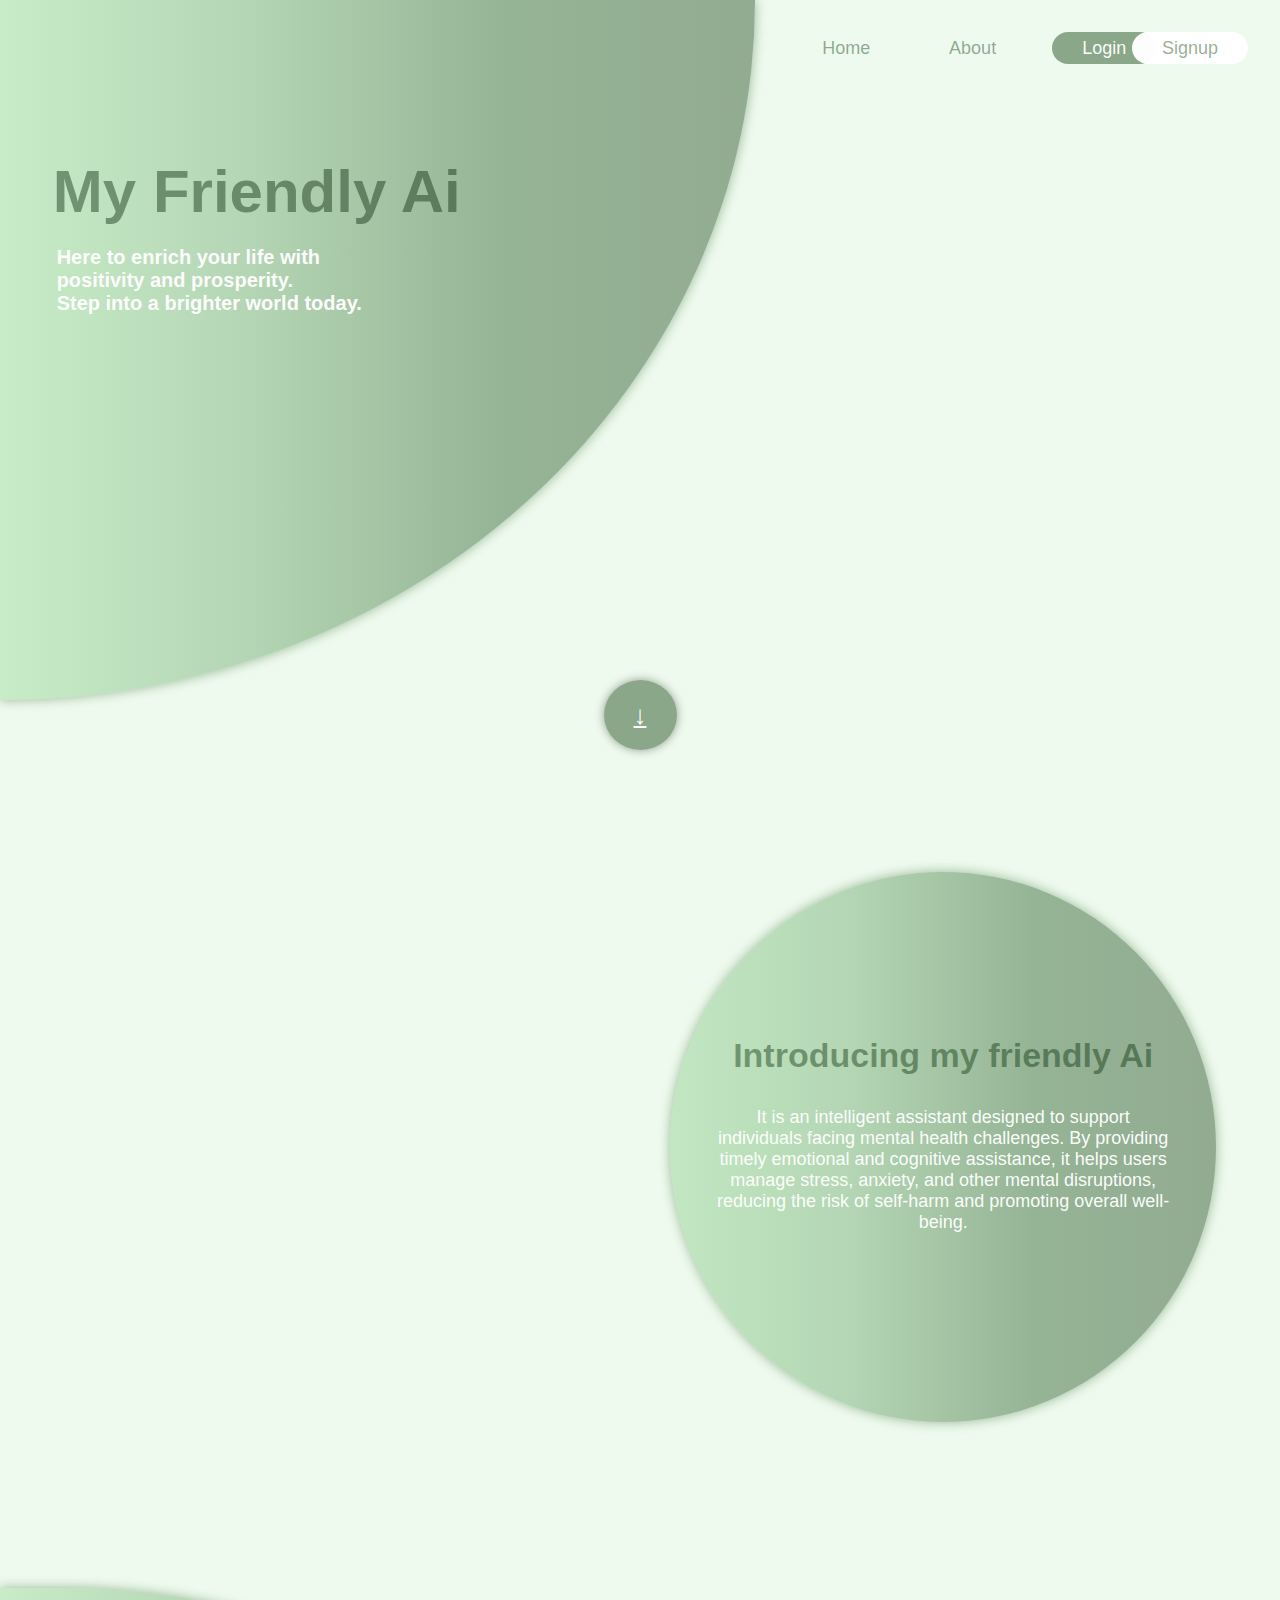
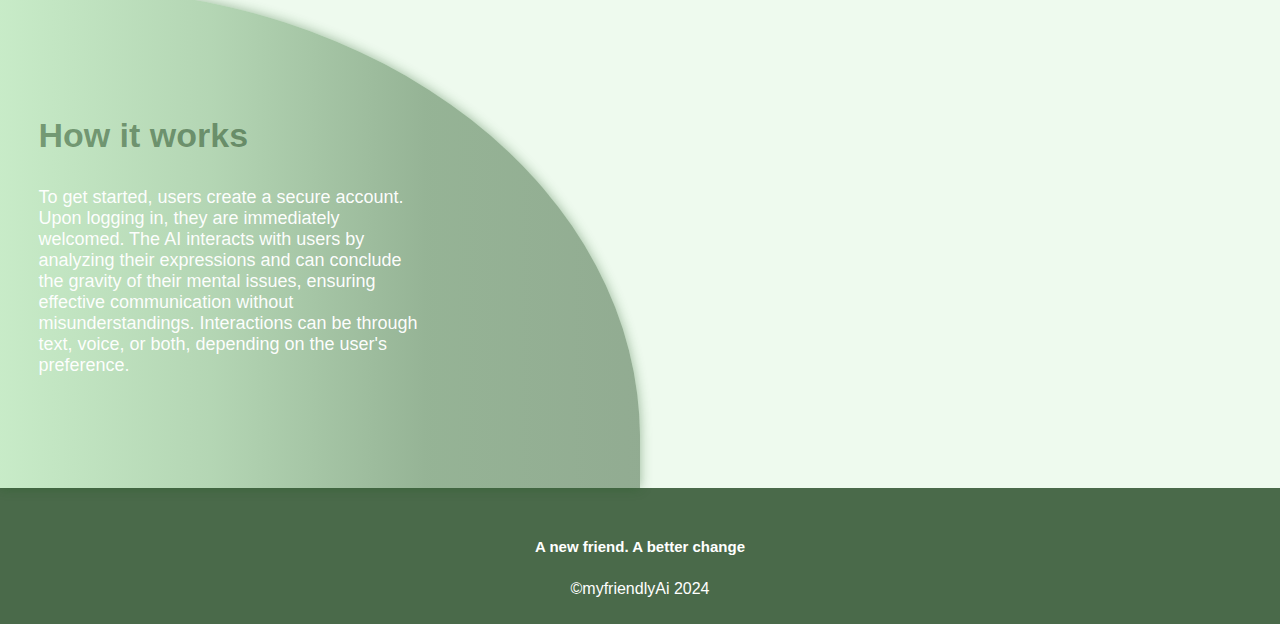
<file: index.html>
<!DOCTYPE html>
<html lang="en">
<head>
    <meta charset="UTF-8">
    <meta name="viewport" content="width=device-width, initial-scale=1.0">
    <title>My friendly Ai</title>
    <link rel="stylesheet" href="index.css">
</head>
<body>
   <section id="home">
    <div class="welcome">
        <nav>
            <a href="#home">Home</a>
            <a href="#about">About</a>
            <a href="https://previewer.adalo.com/18978ffd-d924-475a-8fc7-dd923b0dc097?_gl=1%2Avlupkc%2A_ga%2AMTA2MTcwODM1OC4xNzEwNDk4MTAy%2A_ga_SWT45DV35L%2AMTcxMDUxNjc3Mi41LjAuMTcxMDUxNjc3Mi42MC4wLjA.&target=atztd3wh9q45fswq5dlhxlutp&params=%7B%7D">Login</a>
            <a href="https://previewer.adalo.com/18978ffd-d924-475a-8fc7-dd923b0dc097?_gl=1%2Avlupkc%2A_ga%2AMTA2MTcwODM1OC4xNzEwNDk4MTAy%2A_ga_SWT45DV35L%2AMTcxMDUxNjc3Mi41LjAuMTcxMDUxNjc3Mi42MC4wLjA.&target=atztd3wh9q45fswq5dlhxlutp&params=%7B%7D">Signup</a>
        </nav>
     <h1>My Friendly Ai</h1>
     <p>Here to enrich your life with
        <br> positivity and prosperity. <br> Step into a brighter world today.</p>  <br>
    </div>

   </section> 
   <section class="more">
    <a id="more" href="#about">↓</a>
   </section>
    <section id="about">
        <div class="about">
    
        </div>
        <div class="info">
            <h1> Introducing my friendly Ai</h1>
            <p>It is an intelligent assistant designed to support 
                individuals facing mental health challenges. By providing timely emotional and cognitive assistance, 
                it helps users manage stress, anxiety, and other mental disruptions, 
                reducing the risk of self-harm and promoting overall well-being.</p>
        </div>
       </section>
   </section>
 
    <section id="content">
        <div class="work">
            <h1> How it works</h1>
            <p>To get started, users create a secure account. Upon logging in, they are immediately welcomed. 
                The AI interacts with users by analyzing their expressions and can conclude the gravity of 
                their mental issues, ensuring effective communication without misunderstandings. 
                Interactions can be through text, voice, or both, depending on the user's preference.</p>
        </div>
        <div class="">
    
        </div>
        
       </section>
   </section>
  <footer>
    <h1>A new friend. A better change</h1>
  &copy;myfriendlyAi 2024
  </footer>
</body>
</html>
</file>
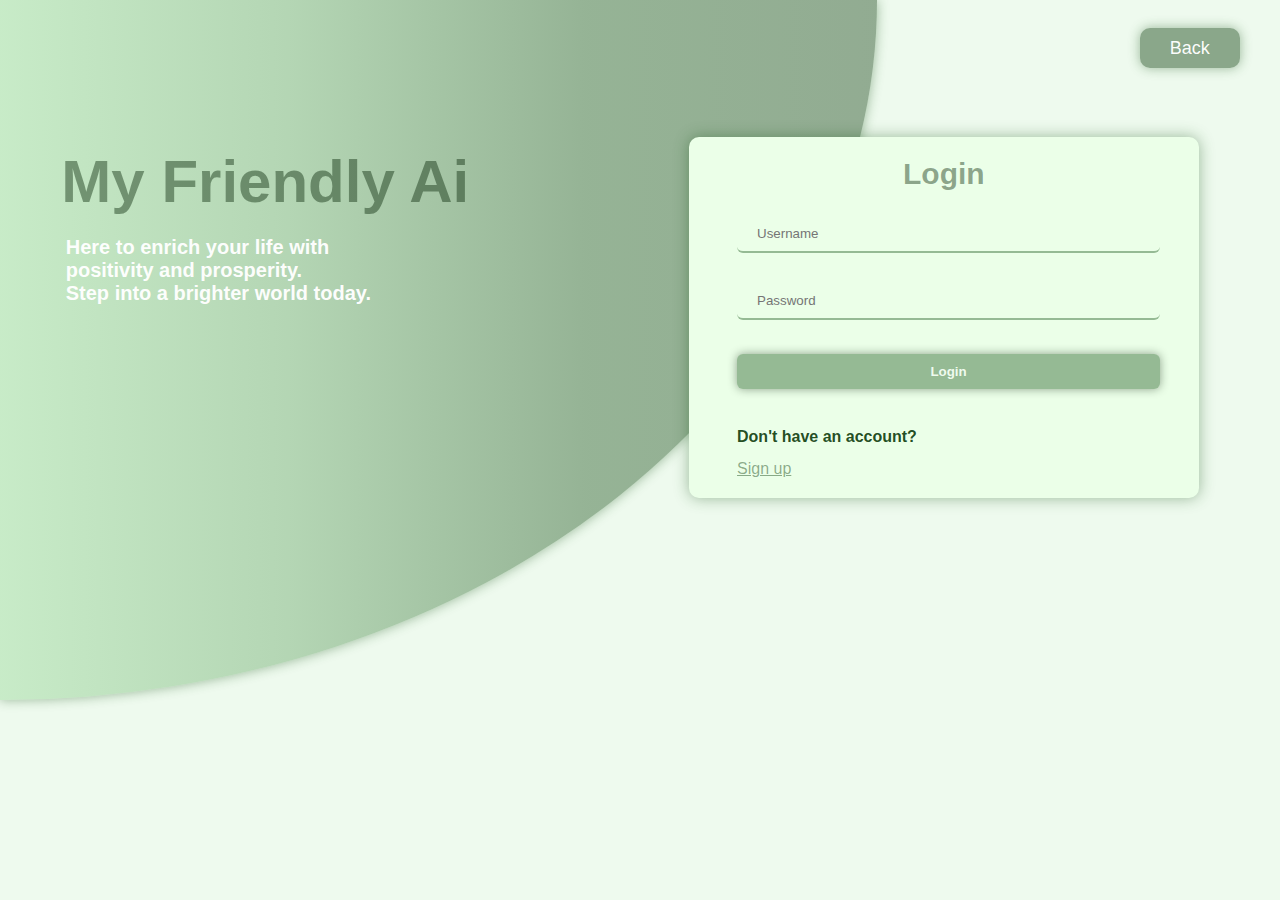
<file: login.html>
<!DOCTYPE html>
<html lang="en">
<head>
    <meta charset="UTF-8">
    <meta name="viewport" content="width=device-width, initial-scale=1.0">
    <title>My friendly Ai</title>
    <link rel="stylesheet" href="login.css">
</head>
<body>
   <section class="main">
    <div class="welcome">
        <a href="index.html" class="back">Back</a>

     <h1>My Friendly Ai</h1>
     <p>Here to enrich your life with
        <br> positivity and prosperity. <br> Step into a brighter world today.</p>
    </div>
    <div class="login">
        <form action="" method="post" class="form">
            <h1>Login</h1>
            <input type="text" name="name" id="name" placeholder="Username" required> 
            <input type="password" name="password" id="password"  placeholder="Password" required>
            <input type="submit" name="login" id="login" value="Login"> 
            <h4>Don't have an account?</h4>
            <a href="signup.html">Sign up</a>

        </form>
    </div>
   </section> 
</body>
</html>
</file>
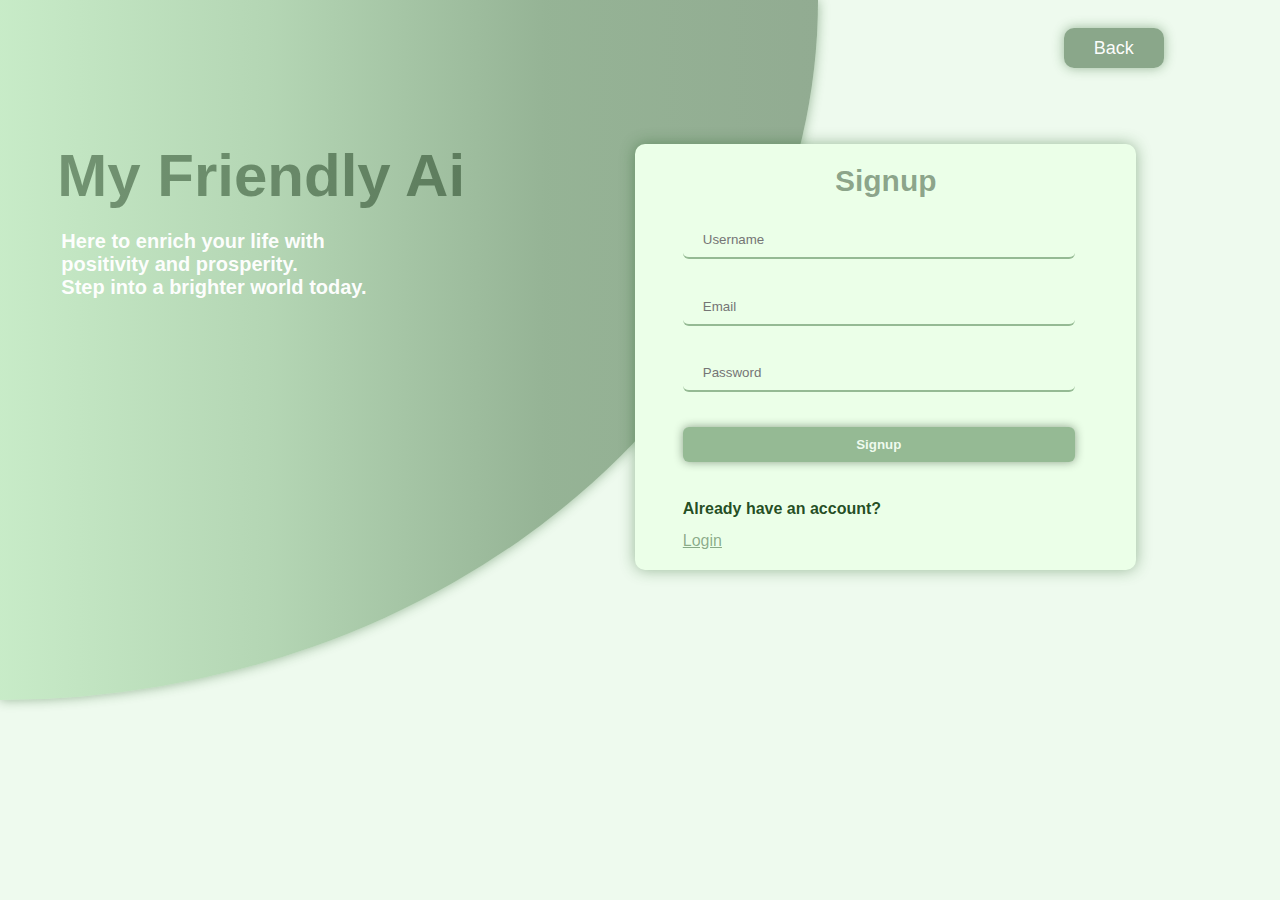
<file: signup.html>
<!DOCTYPE html>
<html lang="en">
<head>
    <meta charset="UTF-8">
    <meta name="viewport" content="width=device-width, initial-scale=1.0">
    <title>My friendly Ai</title>
    <link rel="stylesheet" href="signup.css">
</head>
<body>
   <section class="main">
    <div class="welcome">
        <a href="index.html" class="back">Back</a>

     <h1>My Friendly Ai</h1>
     <p>Here to enrich your life with
        <br> positivity and prosperity. <br> Step into a brighter world today.</p>
    </div>
    <div class="login">
        <form action="" method="post" class="form">
            <h1>Signup</h1>
            <input type="text" name="name" id="name" placeholder="Username" required> 
            <input type="email" name="email" id="email"  placeholder="Email"required> 
            <input type="password" name="password" id="password"  placeholder="Password" required>
            <input type="submit" name="login" id="login" value="Signup"> 
            <h4>Already have an account?</h4>
            <a href="login.html">Login</a>

        </form>
    </div>
   </section> 
</body>
</html>
</file>
<file: index.css>
*{
    margin: 0 ;
    padding: 0;
    font-family: 'poppins', sans-serif;
    box-sizing: border-box;
}
#home{
    display: flex;
}

.welcome{
    background-image: linear-gradient(to right , rgba(147, 215, 147, 0.418),rgba(99, 163, 99, 0.418),rgba(27, 82, 27, 0.418),rgba(18, 63, 18, 0.418));
    height: 700px;
    width: 59%;
    border-bottom-right-radius:100%;
    border-top-right-radius:0;
    margin-left: 0;
    box-shadow: 0px 0px 12px rgba(32, 91, 32, 0.418);
}
body{
    overflow-y: scroll;
    background-color: rgb(238, 250, 238);
}
html{
    scroll-behavior: smooth;
}
.login{
    margin: 2% 8%;
    margin-left: -18%;
}
form{
    margin: 21% 8%;
    background-color: rgb(235, 255, 232);
    border-radius: 10px;
    border: none;
    box-shadow: 0 0  15px rgba(32, 91, 32, 0.418);
    width: 96%;
    height: auto;
    padding: 20px;
    display: block;

}
input{
    background: transparent;
    padding: 10px 20px;
    margin: 1% 6%;
    margin-bottom: 25px;
    border-radius: 6px;
    width: 90%;
   border: none;
    border-bottom: 2px solid rgba(32, 91, 32, 0.418) ;
}
#login{   
    background-color: rgba(32, 91, 32, 0.418);
   border: none;
   margin: 2% 6%;
    padding: 10px 8px;
    margin-bottom: 25px;
    border-radius: 6px;
    width: 90%;
    color: rgba(242, 253, 241, 0.973);
    box-shadow: 0 0 10px rgba(9, 28, 9, 0.418);
    font-weight: bold;
    font-size: 16;
}
.welcome h1{ 
    margin: 10% 7%;
    font-size: 60px;
    text-align: left;
    margin-bottom: 20px;
    color: rgba(3, 34, 3, 0.418);
}
.welcome p{
    font-size: 20px;
    margin: 2% 7.5%;
    font-weight: bold;
    text-align: left;
    margin-bottom: 20px;
    color: rgba(255, 255, 255, 0.973);
}

.login h1{ 
margin-bottom: 2%;    
font-size: 30px;
    text-align: center;
    margin-bottom: 20px;
    color: rgba(3, 34, 3, 0.418);
}
form a{
    color:rgba(0, 53, 0, 0.418) ;
    font-size: 16px;
    margin: 1% 6%;

}
.login h4{
    margin: 3% 6%;

    color: rgba(30, 75, 29, 0.973);

}
nav{
    width: 97%;
    text-align: right;
    margin: 2% 1%;
    margin-left: 70%;
    padding: 3% 6px;

}
nav a{
    border-radius: 60px;

    margin: 2% 1%;
    font-size: 18px;
    text-decoration: none;
    padding: 6px 30px;
    color:rgba(0, 53, 0, 0.418) ;
}
nav a:nth-child(3){
    background:rgba(0, 53, 0, 0.418) ;
    border-radius: 60px;
    padding: 6px 30px;
    margin-left: 2%;
    color: rgba(255, 255, 255, 0.973);
}
nav a:nth-child(4){
    color:rgba(0, 53, 0, 0.418) ;
    border-radius: 60px;
    padding: 6px 30px;
    margin-left: -5%;
    background: rgba(255, 255, 255, 0.973);
}
nav a:hover{
    border: 2px solid rgba(32, 91, 32, 0.418);
    background: none;
    transition: .1s;
    color: rgba(32, 91, 32, 0.418);
}

#more{
    font-size: 26px;
    border-radius: 80%;
    background:rgba(0, 53, 0, 0.418) ;
    padding: 20px 30px;
    height: 20px;
    font-weight: bolder;
    color: rgba(255, 255, 255, 0.973);
    box-shadow: 0 0 10px rgba(9, 28, 9, 0.418);

    
}
.more{
    text-align: center;
}
#about{
    margin: 6% 0;
    display: flex;
}
.about{
    width: 50%;
}
.info{
    background-image: linear-gradient(to right , rgba(133, 204, 133, 0.418),rgba(99, 163, 99, 0.418),rgba(27, 82, 27, 0.418),rgba(18, 63, 18, 0.418));
    height: 550px;
    width: 45%;
    border-radius:100%;
    margin: 5%;
    box-shadow: 0px 0px 12px rgba(32, 91, 32, 0.418); 
    text-align: center;
}
.info h1{
    color:rgba(0, 41, 0, 0.418) ;
    font-weight: bolder;
    font-size: 34px;
    margin: 6% 2%;
    margin-top:30% ;
}
.info p{
    margin: 3% 8%;
    font-size: 18px;
    color:rgba(255, 255, 255, 0.993) ;

}
.work{
    background-image: linear-gradient(to right , rgba(147, 215, 147, 0.418),rgba(99, 163, 99, 0.418),rgba(27, 82, 27, 0.418),rgba(18, 63, 18, 0.418));
    height: 500px;
    width: 50%;
    border-top-right-radius:90%;
    text-align: left;

    box-shadow: 0px 0px 12px rgba(32, 91, 32, 0.418);   
}
.work h1{
    color:rgba(0, 41, 0, 0.418) ;
    font-weight: bolder;
    font-size: 34px;
     margin: 5% 6%;
     margin-top: 20%;
}
.work p{
    width:60%;
    margin: 3% 6%;
    font-size: 18px;
    color:rgba(255, 255, 255, 0.993) ;

}
#content{
    display: flex;
    margin-top: 8%;

}
footer{

    padding: 2%;
    text-align: center;
    width: 100%;
    background-color: rgba(0, 41, 0, 0.692);
    color: white;
}
#message{
    height: 200px;
    width: 40%;
    margin-left: 0;
}
footer input{
    border-left: 2px solid rgba(32, 91, 32, 0.418);
    background-color: rgba(20, 77, 20, 0.795);
}
footer h1{
    margin: 2%;
    font-size: 15px;
}
.ai{
    background-image: url(friend.jpg) no-repeat;
    background-size: cover;
    height: 300px;
    width: 40%;
    
}
</file>
<file: login.css>
*{
    margin: 0 ;
    padding: 0;
    font-family: 'poppins', sans-serif;
    box-sizing: border-box;
}
.main{
    display: flex;
}
::-webkit-scrollbar-button{
    overflow: hidden;
}
.welcome{
    background-image: linear-gradient(to right , rgba(147, 215, 147, 0.418),rgba(99, 163, 99, 0.418),rgba(27, 82, 27, 0.418),rgba(18, 63, 18, 0.418));
    height: 700px;
    width: 69%;
    border-bottom-right-radius:100%;
    border-top-right-radius:0;
    margin-left: 0;
    box-shadow: 0px 0px 12px rgba(32, 91, 32, 0.418);
    padding: 3% 0;
}
body{
    overflow: hidden;
    background-color: rgb(238, 250, 238);
}
.login{
    margin: 2% 8%;
    margin-left: -18%;
}
form{
    margin: 21% 8%;
    background-color: rgb(235, 255, 232);
    border-radius: 10px;
    border: none;
    box-shadow: 0 0  15px rgba(32, 91, 32, 0.418);
    width: 96%;
    height: auto;
    padding: 20px;
    display: block;

}
input{
    background: transparent;
    padding: 10px 20px;
    margin: 1% 6%;
    margin-bottom: 25px;
    border-radius: 6px;
    width: 90%;
   border: none;
   color: rgba(3, 34, 3, 0.418);

    border-bottom: 2px solid rgba(32, 91, 32, 0.418) ;
}

#login{   
    background-color: rgba(32, 91, 32, 0.418);
   border: none;
   margin: 2% 6%;
    padding: 10px 8px;
    margin-bottom: 25px;
    border-radius: 6px;
    width: 90%;
    color: rgba(242, 253, 241, 0.973);
    box-shadow: 0 0 10px rgba(9, 28, 9, 0.418);
    font-weight: bold;
    font-size: 16;
}
#login:hover{
    border: 2px solid rgba(32, 91, 32, 0.418);
    background: none;
    transition: .1s;
    color: rgba(32, 91, 32, 0.418);
}
.welcome h1{ 
    margin: 10% 7%;
    font-size: 60px;
    text-align: left;
    margin-bottom: 20px;
    color: rgba(3, 34, 3, 0.418);
}
.welcome p{
    font-size: 20px;
    margin: 2% 7.5%;
    font-weight: bold;
    text-align: left;
    margin-bottom: 20px;
    color: rgba(255, 255, 255, 0.973);
}

.login h1{ 
margin-bottom: 2%;    
font-size: 30px;
    text-align: center;
    margin-bottom: 20px;
    color: rgba(3, 34, 3, 0.418);
}
form a{
    color:rgba(0, 53, 0, 0.418) ;
    font-size: 16px;
    margin: 1% 6%;

}
.login h4{
    margin: 3% 6%;
    color: rgba(30, 75, 29, 0.973);

}
.back{
    background:rgba(0, 53, 0, 0.418) ;
    border-radius: 10px;
    padding: 10px 30px;
    margin-left: 130%;
    color: rgba(255, 255, 255, 0.973);
        font-size: 18px;
    text-decoration: none;
    box-shadow: 0px 0px 12px rgba(32, 91, 32, 0.418);

}
.back:hover{
    border: 2px solid rgba(32, 91, 32, 0.418);
    background: none;
    transition: .1s;
    color: rgba(32, 91, 32, 0.418);

}
</file>
<file: signup.css>
*{
    margin: 0 ;
    padding: 0;
    font-family: 'poppins', sans-serif;
    box-sizing: border-box;
}
.main{
    display: flex;
}
::-webkit-scrollbar-button{
    overflow: hidden;
}
.welcome{
    background-image: linear-gradient(to right , rgba(147, 215, 147, 0.418),rgba(99, 163, 99, 0.418),rgba(27, 82, 27, 0.418),rgba(18, 63, 18, 0.418));
    height: 700px;
    width: 83%;
    border-bottom-right-radius:100%;
    border-top-right-radius:0;
    margin-left: 0;
    box-shadow: 0px 0px 12px rgba(32, 91, 32, 0.418);
    padding: 3% 0px;
}

body{
    background-color: rgb(238, 250, 238);
}
.login{
    margin: 2% 8%;
    margin-left: -18%;
}
form{
    margin: 20% 8%;
    background-color: rgb(235, 255, 232);
    border-radius: 10px;
    border: none;
    box-shadow: 0 0  15px rgba(32, 91, 32, 0.418);
    width: 85%;
    height: auto;
    padding: 20px;
    display: block;

}
input{
    background: transparent;
    padding: 10px 20px;
    margin: 1% 6%;
    margin-bottom: 25px;
    border-radius: 6px;
    width: 85%;
   border: none;
   color: rgba(3, 34, 3, 0.418);
    border-bottom: 2px solid rgba(32, 91, 32, 0.418) ;
}
#login{   
    background-color: rgba(32, 91, 32, 0.418);
   border: none;
   margin: 2% 6%;
    padding: 10px 8px;
    margin-bottom: 25px;
    border-radius: 6px;
    width: 85%;
    color: rgba(242, 253, 241, 0.973);
    box-shadow: 0 0 10px rgba(9, 28, 9, 0.418);
    font-weight: bold;
    font-size: 16;
}
#login:hover{
    border: 2px solid rgba(32, 91, 32, 0.418);
    background: none;
    transition: .1s;
    color: rgba(32, 91, 32, 0.418);
}
::-webkit-scrollbar-button{
    border-radius: 10px;
    background-color: rgba(9, 28, 9, 0.418);
}
.welcome h1{ 
    margin: 10% 7%;
    font-size: 60px;
    text-align: left;
    margin-bottom: 20px;
    color: rgba(3, 34, 3, 0.418);
}
.welcome p{
    font-size: 20px;
    margin: 2% 7.5%;
    font-weight: bold;
    text-align: left;
    margin-bottom: 20px;
    color: rgba(255, 255, 255, 0.973);
}

.login h1{ 
margin-bottom: 2%;    
font-size: 30px;
    text-align: center;
    margin-bottom: 20px;
    color: rgba(3, 34, 3, 0.418);
}
form a{
    color:rgba(0, 53, 0, 0.418) ;
    font-size: 16px;
    margin: 1% 6%;

}
.login h4{
    margin: 3% 6%;

    color: rgba(30, 75, 29, 0.973);

}
.back{
    background:rgba(0, 53, 0, 0.418) ;
    border-radius: 10px;
    padding: 10px 30px;
    margin-left: 130%;
    color: rgba(255, 255, 255, 0.973);
        font-size: 18px;
    text-decoration: none;
    box-shadow: 0px 0px 12px rgba(32, 91, 32, 0.418);

}
.back:hover{
    border: 2px solid rgba(32, 91, 32, 0.418);
    background: none;
    transition: .1s;
    color: rgba(32, 91, 32, 0.418);

}
</file>
